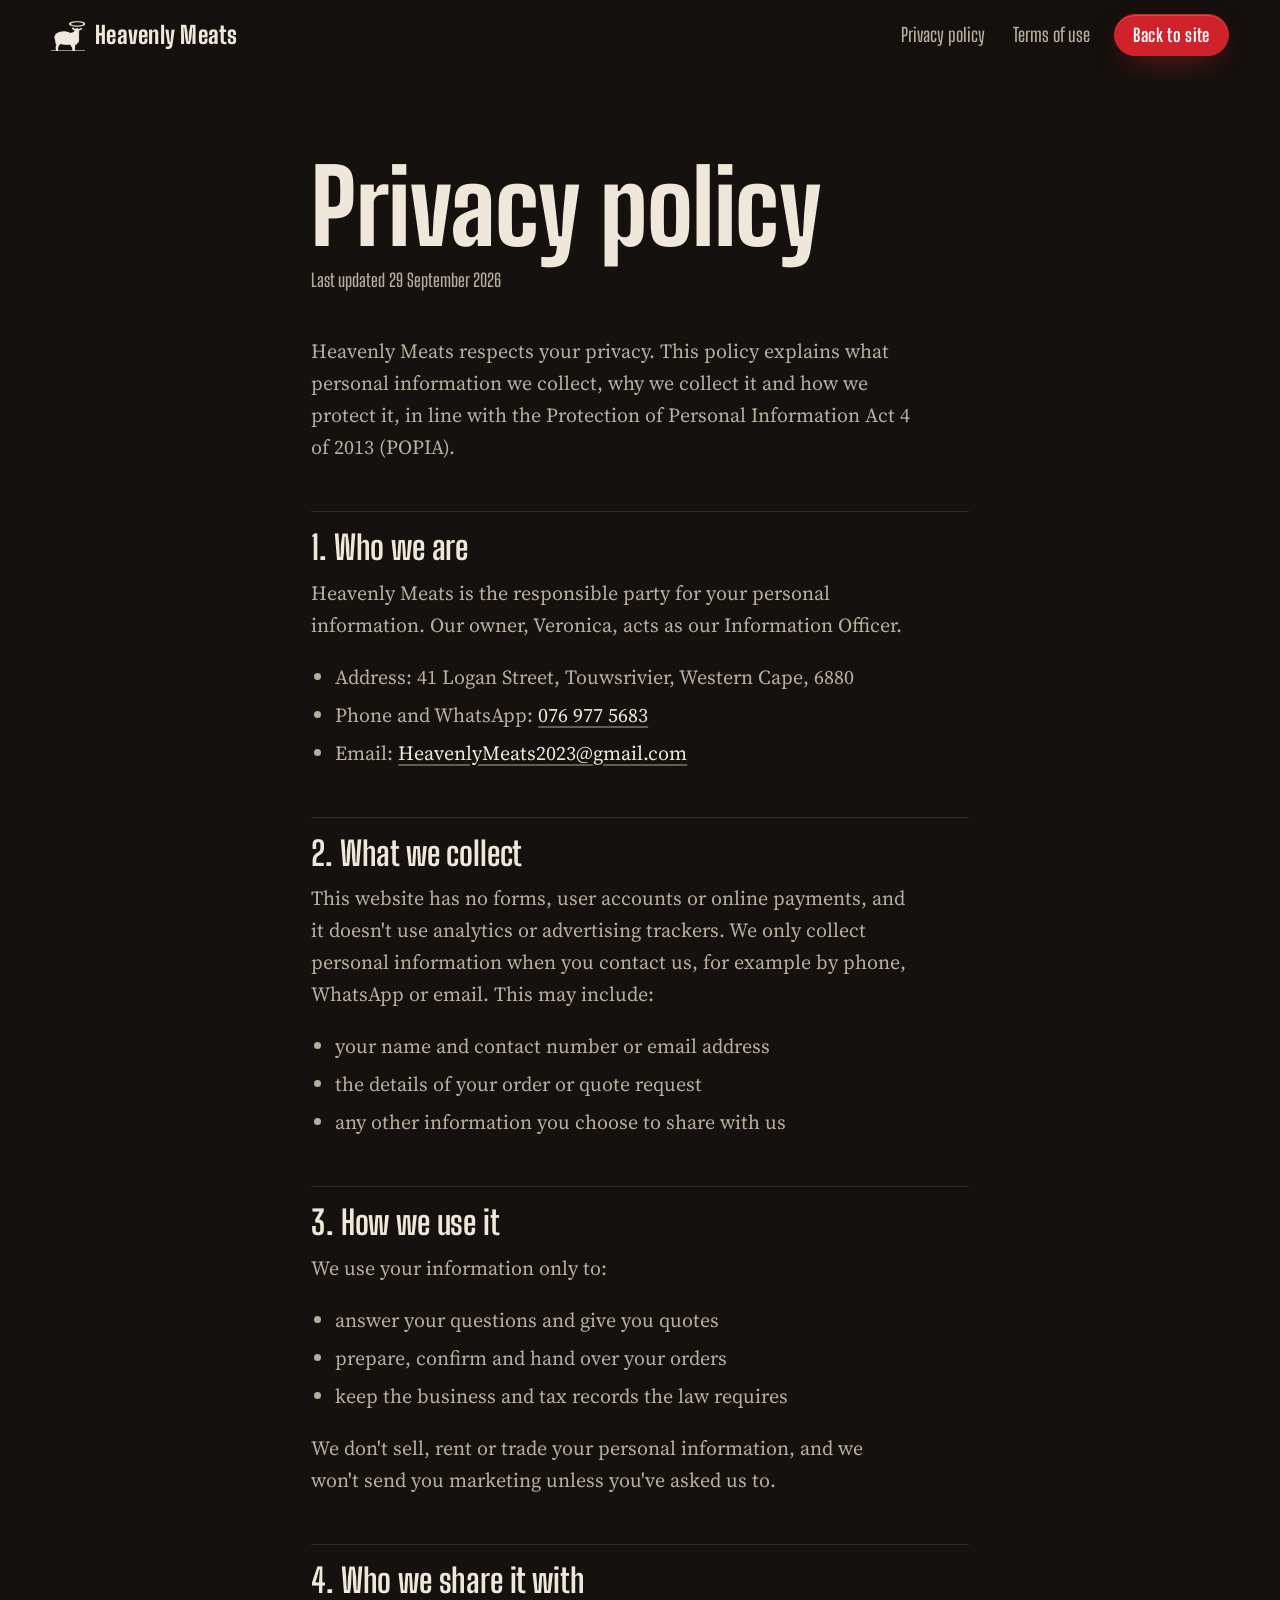
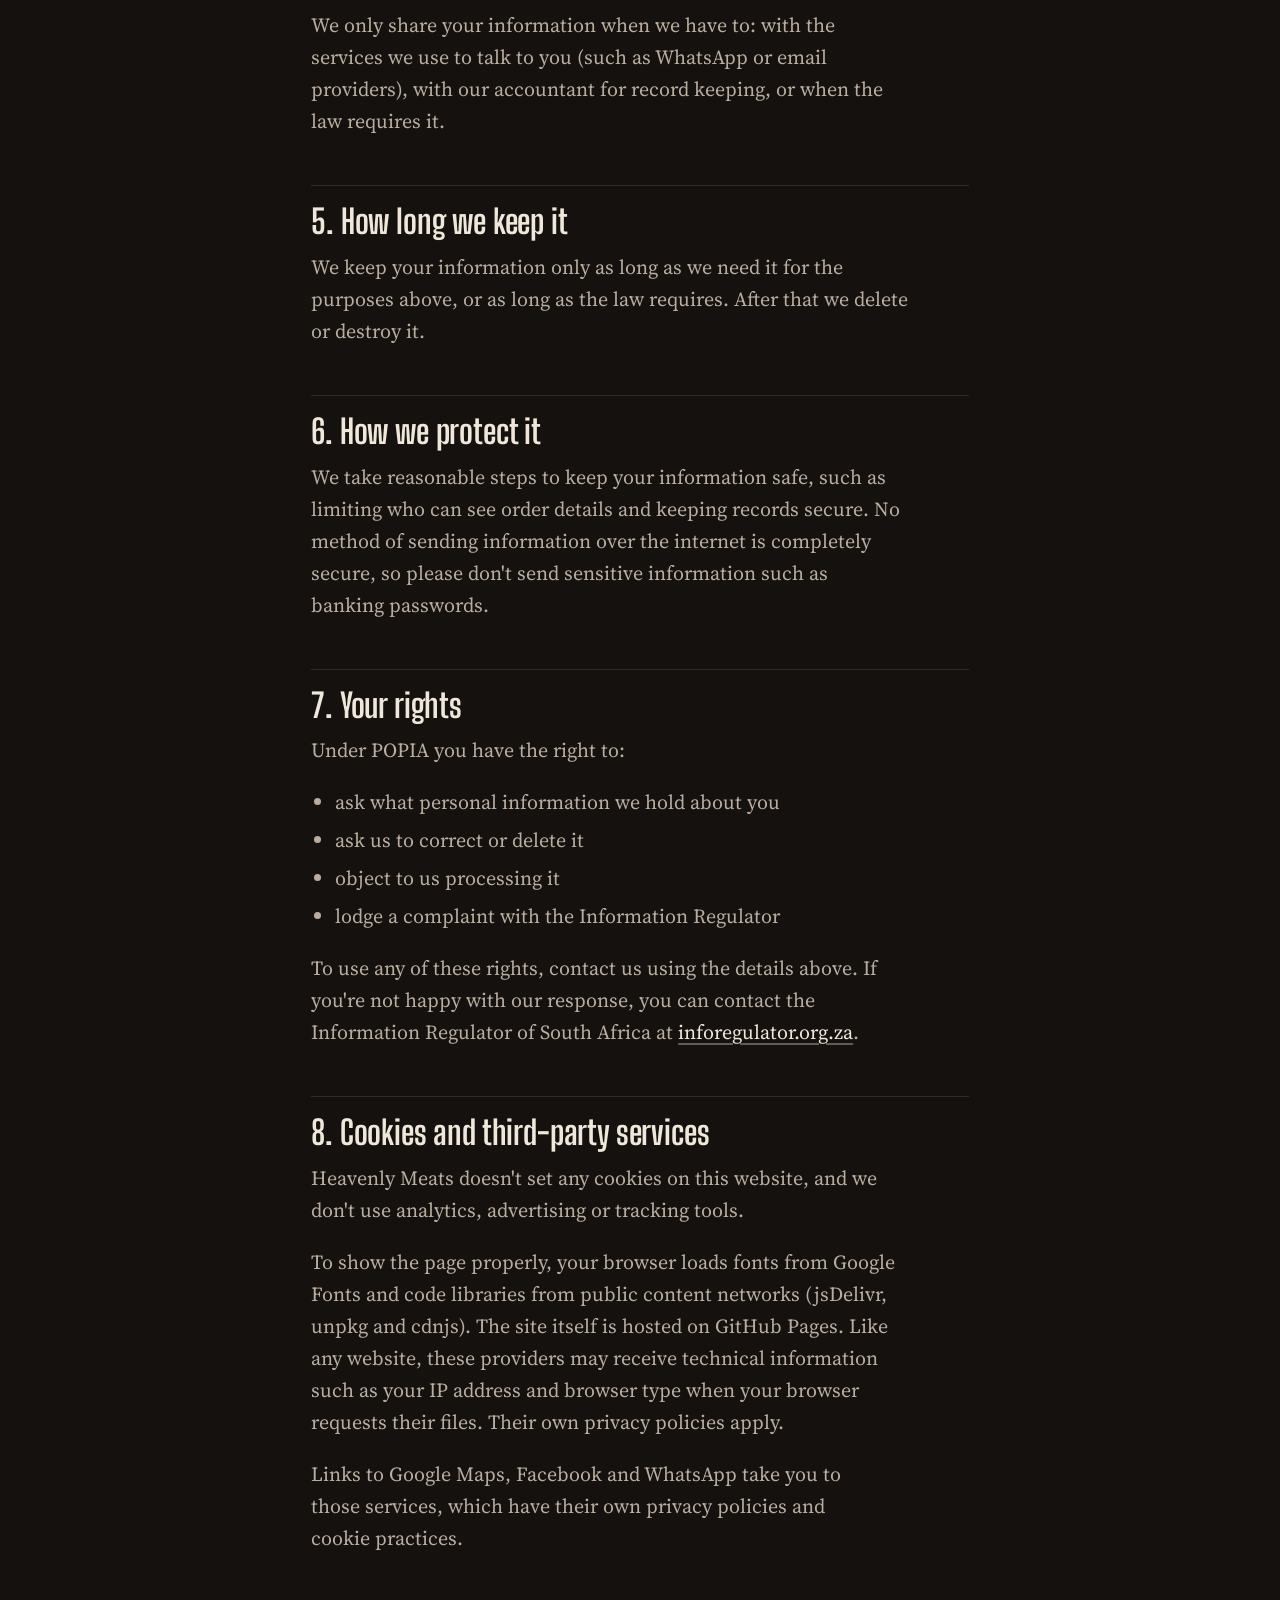
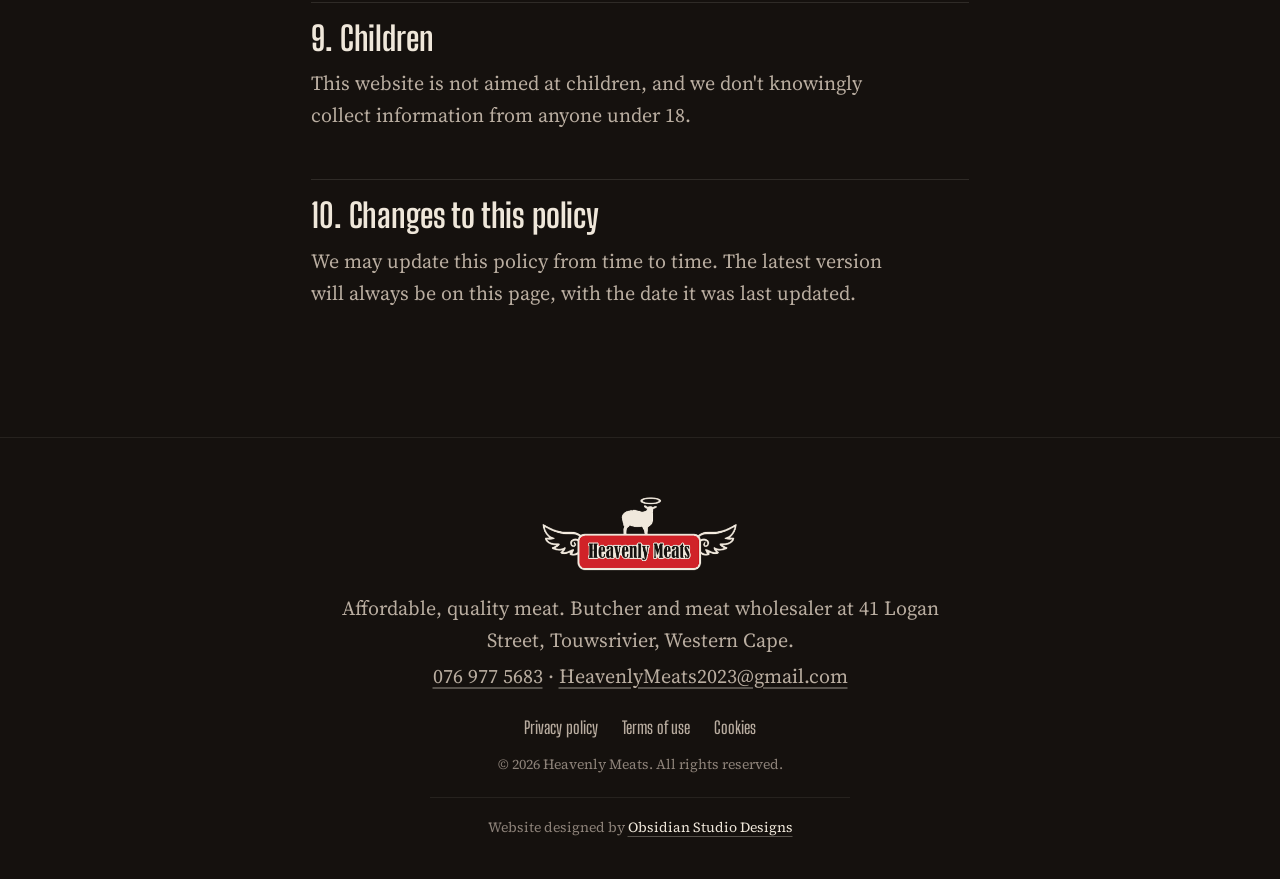
<file: privacy-policy.html>
<!doctype html>
<html lang="en-ZA">
<head>
  <meta charset="utf-8">
  <meta name="viewport" content="width=device-width, initial-scale=1, viewport-fit=cover">
  <title>Privacy policy | Heavenly Meats, Touwsrivier</title>
  <meta name="description" content="How Heavenly Meats in Touwsrivier collects, uses and protects your personal information under POPIA, plus our cookie notice.">
  <meta name="robots" content="index, follow">
  <link rel="canonical" href="https://obsidianstudiodesigns.github.io/HeavenlyMeats/privacy-policy.html">
  <meta name="theme-color" content="#15110e">
  <meta property="og:type" content="website">
  <meta property="og:site_name" content="Heavenly Meats">
  <meta property="og:locale" content="en_ZA">
  <meta property="og:url" content="https://obsidianstudiodesigns.github.io/HeavenlyMeats/privacy-policy.html">
  <meta property="og:title" content="Privacy policy | Heavenly Meats">
  <meta property="og:description" content="How Heavenly Meats in Touwsrivier collects, uses and protects your personal information under POPIA, plus our cookie notice.">
  <meta property="og:image" content="https://obsidianstudiodesigns.github.io/HeavenlyMeats/assets/img/og-image.jpg">
  <meta property="og:image:width" content="1200">
  <meta property="og:image:height" content="630">
  <meta name="twitter:card" content="summary_large_image">
  <link rel="icon" type="image/png" sizes="32x32" href="assets/img/favicon-32.png">
  <link rel="apple-touch-icon" sizes="180x180" href="assets/img/apple-touch-icon.png">
  <link rel="manifest" href="site.webmanifest">
  <link rel="preconnect" href="https://fonts.googleapis.com">
  <link rel="preconnect" href="https://fonts.gstatic.com" crossorigin>
  <link href="https://fonts.googleapis.com/css2?family=Big+Shoulders+Display:wght@500;700;800;900&family=Source+Serif+4:ital,opsz,wght@0,8..60,400;0,8..60,600;1,8..60,400&display=swap" rel="stylesheet">
  <link rel="stylesheet" href="css/style.css">
</head>
<body class="legal-page">
  <header class="nav is-solid">
    <a class="nav__brand" href="./" aria-label="Heavenly Meats home">
      <img src="assets/img/emblem.png" alt="" width="34" height="34">
      <span>Heavenly Meats</span>
    </a>
    <nav class="nav__links" aria-label="Legal">
      <a href="privacy-policy.html">Privacy policy</a>
      <a href="terms.html">Terms of use</a>
    </nav>
    <a class="btn btn--small" href="./">Back to site</a>
  </header>
  <main class="legal">
    <h1>Privacy policy</h1>
    <p class="legal__meta">Last updated 29 September 2026</p>
    <p>Heavenly Meats respects your privacy. This policy explains what personal information we collect, why we collect it and how we protect it, in line with the Protection of Personal Information Act 4 of 2013 (POPIA).</p>

    <h2>1. Who we are</h2>
    <p>Heavenly Meats is the responsible party for your personal information. Our owner, Veronica, acts as our Information Officer.</p>
    <ul>
      <li>Address: 41 Logan Street, Touwsrivier, Western Cape, 6880</li>
      <li>Phone and WhatsApp: <a href="tel:+27769775683">076 977 5683</a></li>
      <li>Email: <a href="mailto:HeavenlyMeats2023@gmail.com">HeavenlyMeats2023@gmail.com</a></li>
    </ul>

    <h2>2. What we collect</h2>
    <p>This website has no forms, user accounts or online payments, and it doesn't use analytics or advertising trackers. We only collect personal information when you contact us, for example by phone, WhatsApp or email. This may include:</p>
    <ul>
      <li>your name and contact number or email address</li>
      <li>the details of your order or quote request</li>
      <li>any other information you choose to share with us</li>
    </ul>

    <h2>3. How we use it</h2>
    <p>We use your information only to:</p>
    <ul>
      <li>answer your questions and give you quotes</li>
      <li>prepare, confirm and hand over your orders</li>
      <li>keep the business and tax records the law requires</li>
    </ul>
    <p>We don't sell, rent or trade your personal information, and we won't send you marketing unless you've asked us to.</p>

    <h2>4. Who we share it with</h2>
    <p>We only share your information when we have to: with the services we use to talk to you (such as WhatsApp or email providers), with our accountant for record keeping, or when the law requires it.</p>

    <h2>5. How long we keep it</h2>
    <p>We keep your information only as long as we need it for the purposes above, or as long as the law requires. After that we delete or destroy it.</p>

    <h2>6. How we protect it</h2>
    <p>We take reasonable steps to keep your information safe, such as limiting who can see order details and keeping records secure. No method of sending information over the internet is completely secure, so please don't send sensitive information such as banking passwords.</p>

    <h2>7. Your rights</h2>
    <p>Under POPIA you have the right to:</p>
    <ul>
      <li>ask what personal information we hold about you</li>
      <li>ask us to correct or delete it</li>
      <li>object to us processing it</li>
      <li>lodge a complaint with the Information Regulator</li>
    </ul>
    <p>To use any of these rights, contact us using the details above. If you're not happy with our response, you can contact the Information Regulator of South Africa at <a href="https://inforegulator.org.za/" target="_blank" rel="noopener">inforegulator.org.za</a>.</p>

    <h2 id="cookies">8. Cookies and third-party services</h2>
    <p>Heavenly Meats doesn't set any cookies on this website, and we don't use analytics, advertising or tracking tools.</p>
    <p>To show the page properly, your browser loads fonts from Google Fonts and code libraries from public content networks (jsDelivr, unpkg and cdnjs). The site itself is hosted on GitHub Pages. Like any website, these providers may receive technical information such as your IP address and browser type when your browser requests their files. Their own privacy policies apply.</p>
    <p>Links to Google Maps, Facebook and WhatsApp take you to those services, which have their own privacy policies and cookie practices.</p>

    <h2>9. Children</h2>
    <p>This website is not aimed at children, and we don't knowingly collect information from anyone under 18.</p>

    <h2>10. Changes to this policy</h2>
    <p>We may update this policy from time to time. The latest version will always be on this page, with the date it was last updated.</p>
  </main>
  <footer class="foot">
    <img src="assets/img/mark-full.png" alt="Heavenly Meats" width="220" height="85" loading="lazy">
    <p>Affordable, quality meat. Butcher and meat wholesaler at 41 Logan Street, Touwsrivier, Western Cape.</p>
    <p><a href="tel:+27769775683">076 977 5683</a> · <a href="mailto:HeavenlyMeats2023@gmail.com">HeavenlyMeats2023@gmail.com</a></p>
    <nav class="foot__links" aria-label="Legal">
      <a href="privacy-policy.html">Privacy policy</a>
      <a href="terms.html">Terms of use</a>
      <a href="privacy-policy.html#cookies">Cookies</a>
    </nav>
    <p class="foot__small">© <span data-year>2026</span> Heavenly Meats. All rights reserved.</p>
    <p class="foot__credit">Website designed by <a href="https://obsidianstudiodesigns.co.za/" target="_blank" rel="noopener">Obsidian Studio Designs</a></p>
  </footer>
  <script>document.querySelectorAll('[data-year]').forEach(function (e) { e.textContent = new Date().getFullYear(); });</script>
</body>
</html>
</file>
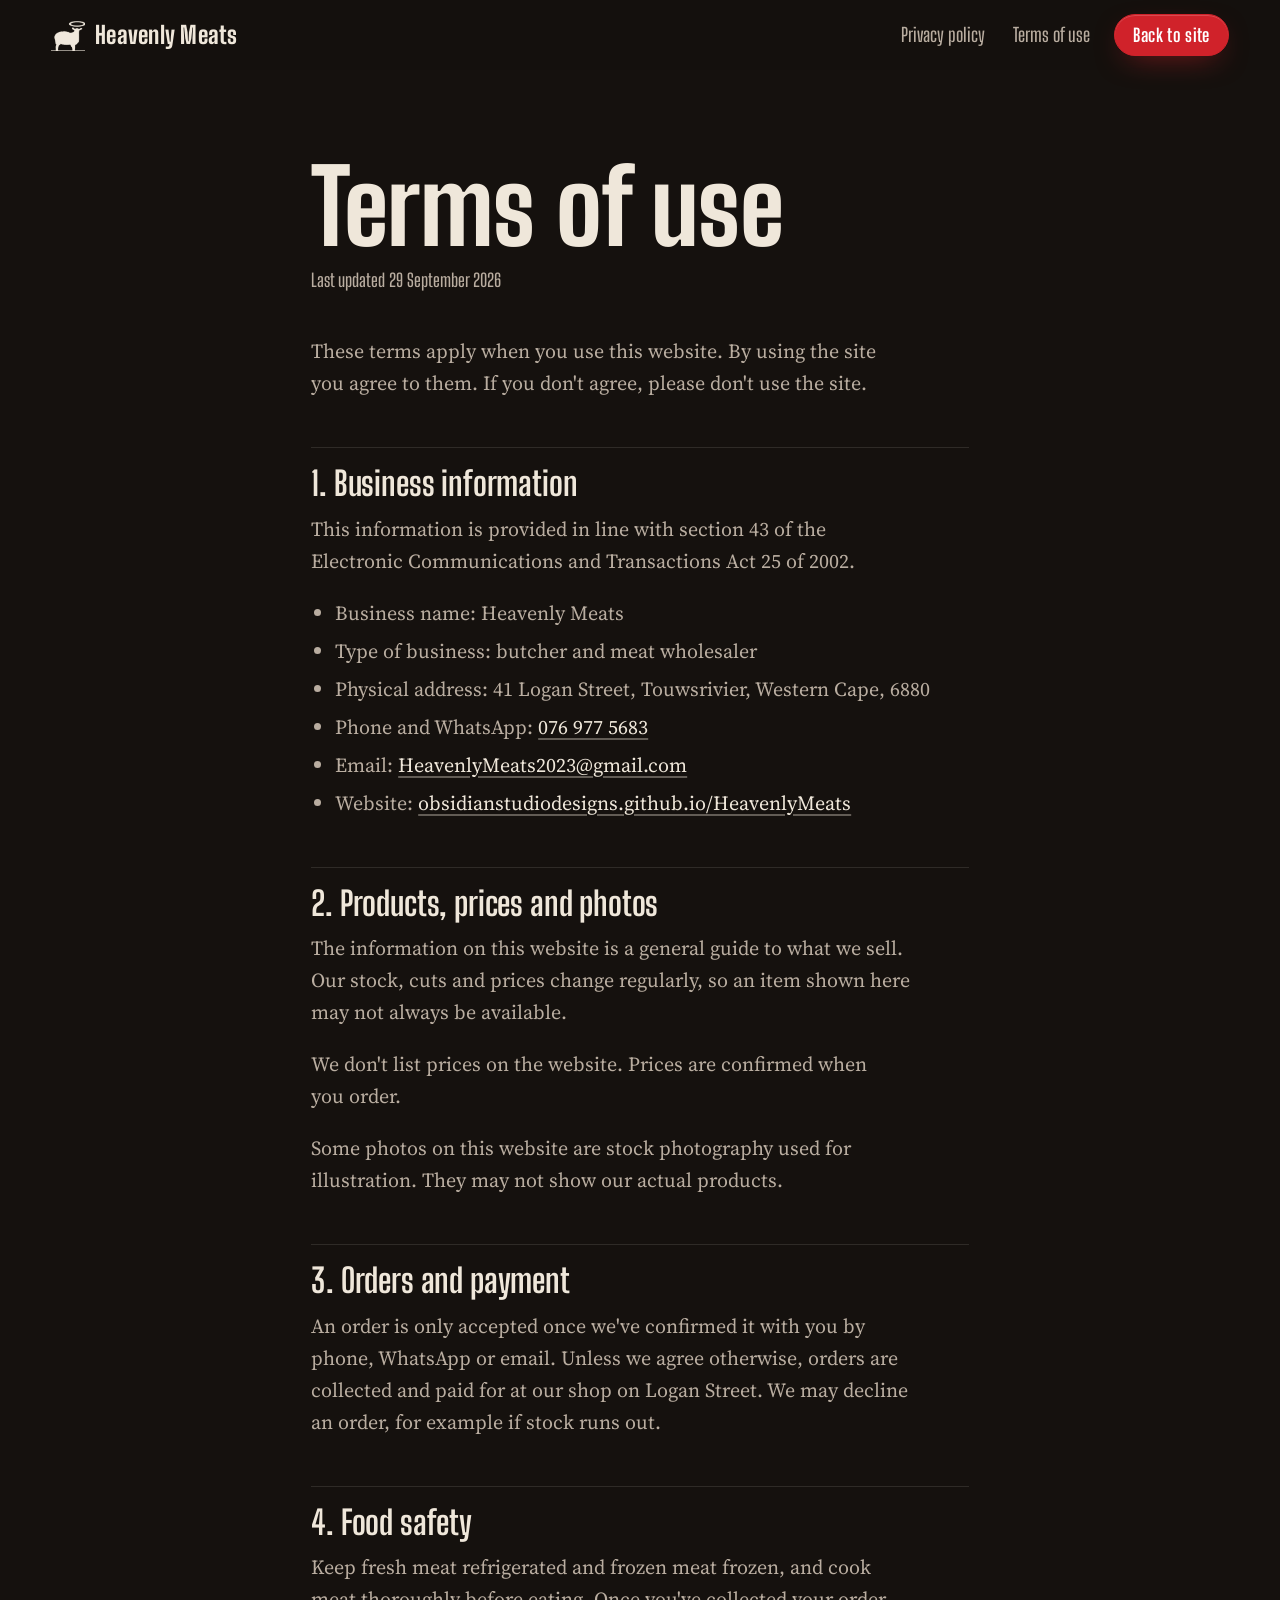
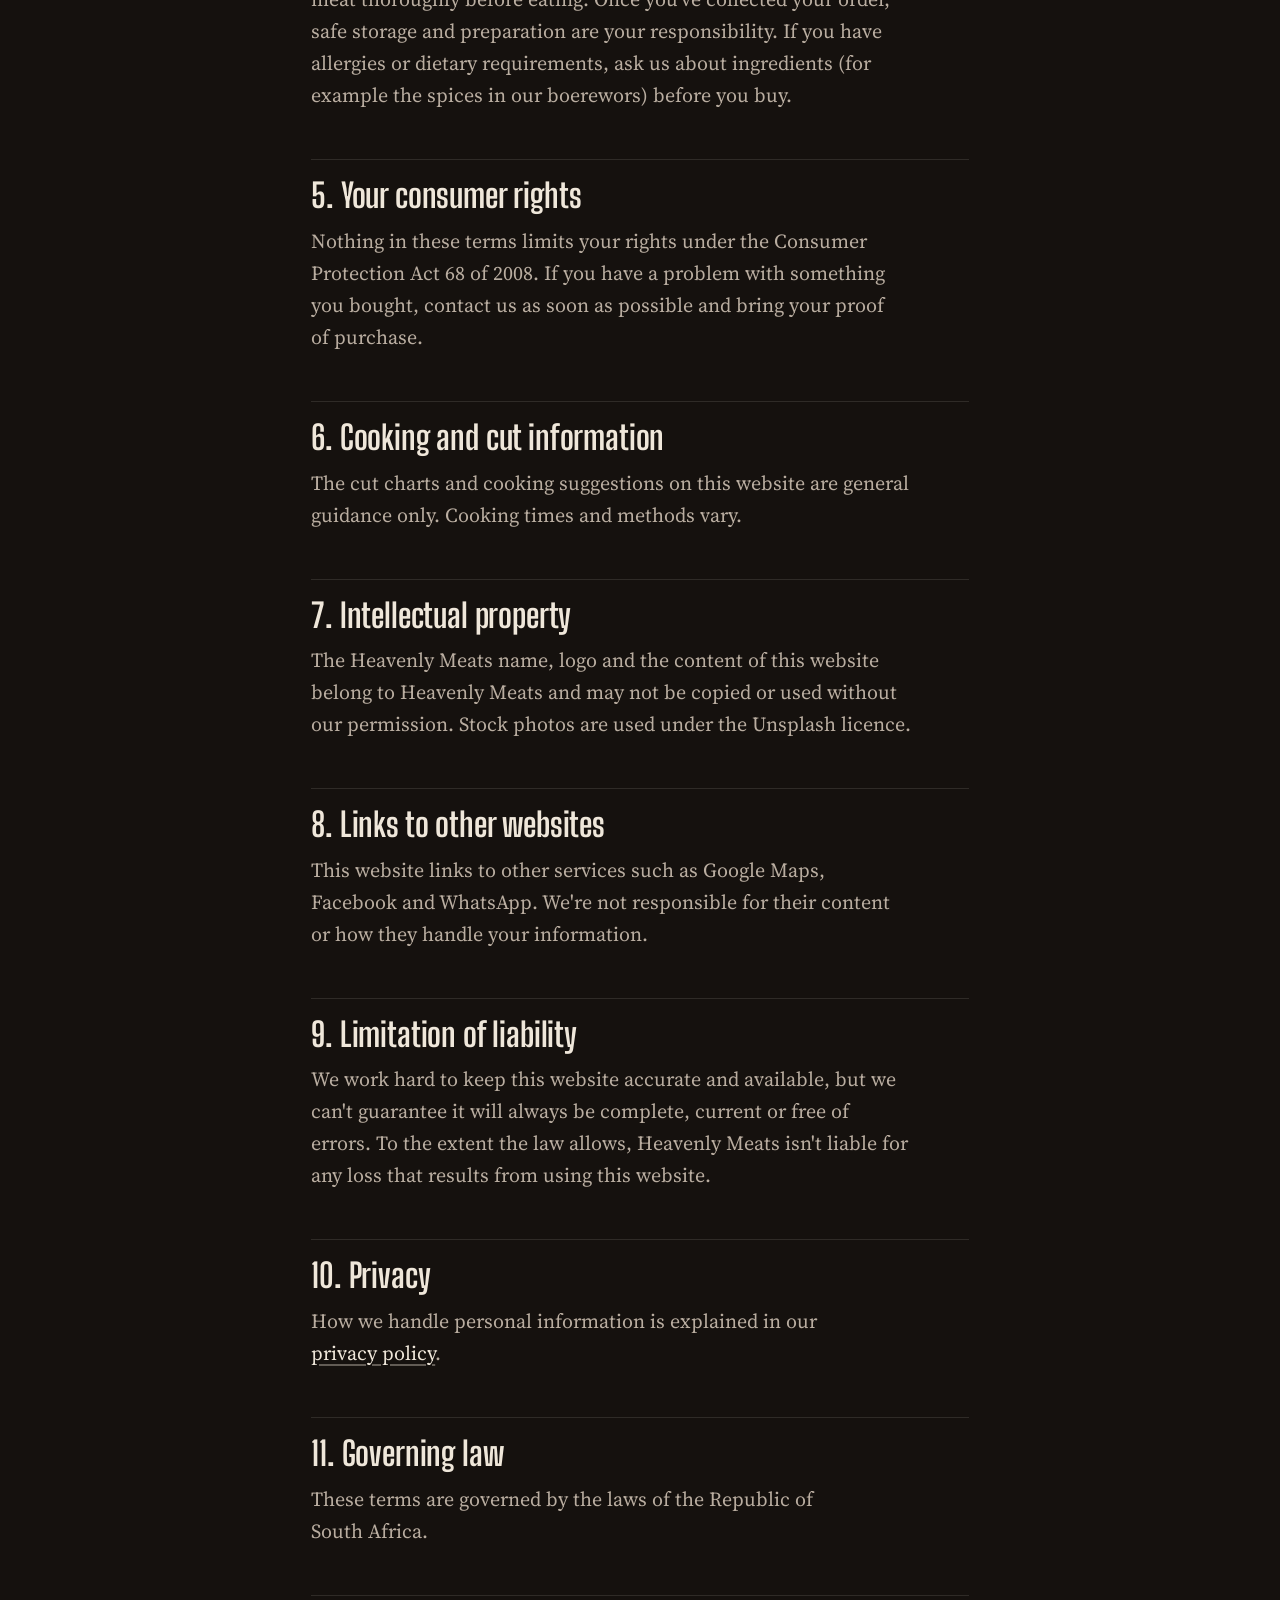
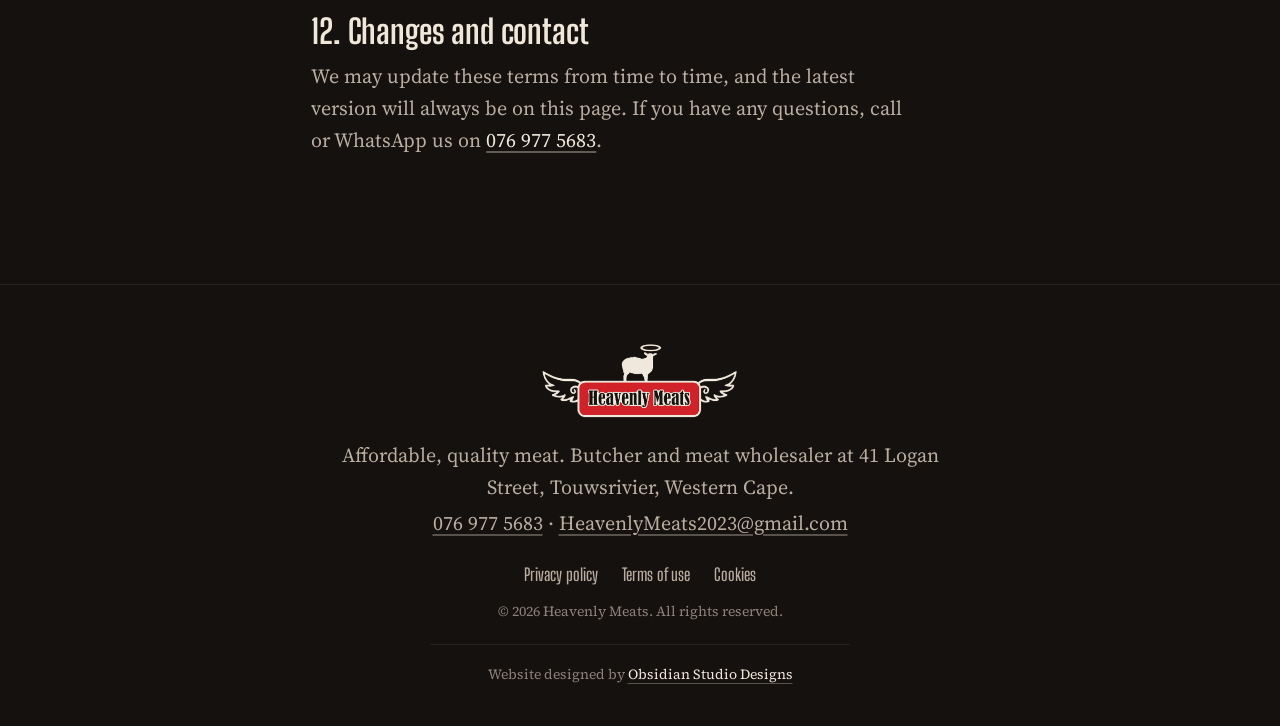
<file: terms.html>
<!doctype html>
<html lang="en-ZA">
<head>
  <meta charset="utf-8">
  <meta name="viewport" content="width=device-width, initial-scale=1, viewport-fit=cover">
  <title>Terms of use | Heavenly Meats, Touwsrivier</title>
  <meta name="description" content="Terms of use for the Heavenly Meats website, including business information, orders, food safety and consumer rights.">
  <meta name="robots" content="index, follow">
  <link rel="canonical" href="https://obsidianstudiodesigns.github.io/HeavenlyMeats/terms.html">
  <meta name="theme-color" content="#15110e">
  <meta property="og:type" content="website">
  <meta property="og:site_name" content="Heavenly Meats">
  <meta property="og:locale" content="en_ZA">
  <meta property="og:url" content="https://obsidianstudiodesigns.github.io/HeavenlyMeats/terms.html">
  <meta property="og:title" content="Terms of use | Heavenly Meats">
  <meta property="og:description" content="Terms of use for the Heavenly Meats website, including business information, orders, food safety and consumer rights.">
  <meta property="og:image" content="https://obsidianstudiodesigns.github.io/HeavenlyMeats/assets/img/og-image.jpg">
  <meta property="og:image:width" content="1200">
  <meta property="og:image:height" content="630">
  <meta name="twitter:card" content="summary_large_image">
  <link rel="icon" type="image/png" sizes="32x32" href="assets/img/favicon-32.png">
  <link rel="apple-touch-icon" sizes="180x180" href="assets/img/apple-touch-icon.png">
  <link rel="manifest" href="site.webmanifest">
  <link rel="preconnect" href="https://fonts.googleapis.com">
  <link rel="preconnect" href="https://fonts.gstatic.com" crossorigin>
  <link href="https://fonts.googleapis.com/css2?family=Big+Shoulders+Display:wght@500;700;800;900&family=Source+Serif+4:ital,opsz,wght@0,8..60,400;0,8..60,600;1,8..60,400&display=swap" rel="stylesheet">
  <link rel="stylesheet" href="css/style.css">
</head>
<body class="legal-page">
  <header class="nav is-solid">
    <a class="nav__brand" href="./" aria-label="Heavenly Meats home">
      <img src="assets/img/emblem.png" alt="" width="34" height="34">
      <span>Heavenly Meats</span>
    </a>
    <nav class="nav__links" aria-label="Legal">
      <a href="privacy-policy.html">Privacy policy</a>
      <a href="terms.html">Terms of use</a>
    </nav>
    <a class="btn btn--small" href="./">Back to site</a>
  </header>
  <main class="legal">
    <h1>Terms of use</h1>
    <p class="legal__meta">Last updated 29 September 2026</p>
    <p>These terms apply when you use this website. By using the site you agree to them. If you don't agree, please don't use the site.</p>

    <h2>1. Business information</h2>
    <p>This information is provided in line with section 43 of the Electronic Communications and Transactions Act 25 of 2002.</p>
    <ul>
      <li>Business name: Heavenly Meats</li>
      <li>Type of business: butcher and meat wholesaler</li>
      <li>Physical address: 41 Logan Street, Touwsrivier, Western Cape, 6880</li>
      <li>Phone and WhatsApp: <a href="tel:+27769775683">076 977 5683</a></li>
      <li>Email: <a href="mailto:HeavenlyMeats2023@gmail.com">HeavenlyMeats2023@gmail.com</a></li>
      <li>Website: <a href="./">obsidianstudiodesigns.github.io/HeavenlyMeats</a></li>
    </ul>

    <h2>2. Products, prices and photos</h2>
    <p>The information on this website is a general guide to what we sell. Our stock, cuts and prices change regularly, so an item shown here may not always be available.</p>
    <p>We don't list prices on the website. Prices are confirmed when you order.</p>
    <p>Some photos on this website are stock photography used for illustration. They may not show our actual products.</p>

    <h2>3. Orders and payment</h2>
    <p>An order is only accepted once we've confirmed it with you by phone, WhatsApp or email. Unless we agree otherwise, orders are collected and paid for at our shop on Logan Street. We may decline an order, for example if stock runs out.</p>

    <h2>4. Food safety</h2>
    <p>Keep fresh meat refrigerated and frozen meat frozen, and cook meat thoroughly before eating. Once you've collected your order, safe storage and preparation are your responsibility. If you have allergies or dietary requirements, ask us about ingredients (for example the spices in our boerewors) before you buy.</p>

    <h2>5. Your consumer rights</h2>
    <p>Nothing in these terms limits your rights under the Consumer Protection Act 68 of 2008. If you have a problem with something you bought, contact us as soon as possible and bring your proof of purchase.</p>

    <h2>6. Cooking and cut information</h2>
    <p>The cut charts and cooking suggestions on this website are general guidance only. Cooking times and methods vary.</p>

    <h2>7. Intellectual property</h2>
    <p>The Heavenly Meats name, logo and the content of this website belong to Heavenly Meats and may not be copied or used without our permission. Stock photos are used under the Unsplash licence.</p>

    <h2>8. Links to other websites</h2>
    <p>This website links to other services such as Google Maps, Facebook and WhatsApp. We're not responsible for their content or how they handle your information.</p>

    <h2>9. Limitation of liability</h2>
    <p>We work hard to keep this website accurate and available, but we can't guarantee it will always be complete, current or free of errors. To the extent the law allows, Heavenly Meats isn't liable for any loss that results from using this website.</p>

    <h2>10. Privacy</h2>
    <p>How we handle personal information is explained in our <a href="privacy-policy.html">privacy policy</a>.</p>

    <h2>11. Governing law</h2>
    <p>These terms are governed by the laws of the Republic of South Africa.</p>

    <h2>12. Changes and contact</h2>
    <p>We may update these terms from time to time, and the latest version will always be on this page. If you have any questions, call or WhatsApp us on <a href="tel:+27769775683">076 977 5683</a>.</p>
  </main>
  <footer class="foot">
    <img src="assets/img/mark-full.png" alt="Heavenly Meats" width="220" height="85" loading="lazy">
    <p>Affordable, quality meat. Butcher and meat wholesaler at 41 Logan Street, Touwsrivier, Western Cape.</p>
    <p><a href="tel:+27769775683">076 977 5683</a> · <a href="mailto:HeavenlyMeats2023@gmail.com">HeavenlyMeats2023@gmail.com</a></p>
    <nav class="foot__links" aria-label="Legal">
      <a href="privacy-policy.html">Privacy policy</a>
      <a href="terms.html">Terms of use</a>
      <a href="privacy-policy.html#cookies">Cookies</a>
    </nav>
    <p class="foot__small">© <span data-year>2026</span> Heavenly Meats. All rights reserved.</p>
    <p class="foot__credit">Website designed by <a href="https://obsidianstudiodesigns.co.za/" target="_blank" rel="noopener">Obsidian Studio Designs</a></p>
  </footer>
  <script>document.querySelectorAll('[data-year]').forEach(function (e) { e.textContent = new Date().getFullYear(); });</script>
</body>
</html>
</file>
<file: css/style.css>
/* Heavenly Meats — coal, bone and butcher red */
:root {
  --coal: #15110e;
  --coal-2: #1e1814;
  --ash: #2c2420;
  --bone: #efe7da;
  --bone-dim: #b9ada0;
  --smoke: #8d8279;
  --butcher: #d0222a;
  --butcher-deep: #a3161d;
  --ember: #f2702a;

  --display: "Big Shoulders Display", "Oswald", Impact, sans-serif;
  --serif: "Source Serif 4", Georgia, serif;

  --gutter: clamp(16px, 4vw, 56px);
  --max: 1360px;
  --ease: cubic-bezier(.2, .7, .1, 1);
  color-scheme: dark;
}

*, *::before, *::after { box-sizing: border-box; }
html { -webkit-text-size-adjust: 100%; }
html.lenis, html.lenis body { height: auto; }
.lenis.lenis-smooth { scroll-behavior: auto !important; }
body {
  margin: 0;
  background: var(--coal);
  color: var(--bone);
  font-family: var(--serif);
  font-size: clamp(17px, 1.05vw + 10px, 20px);
  line-height: 1.6;
  font-optical-sizing: auto;
  -webkit-font-smoothing: antialiased;
  overflow-x: hidden;
}
img { max-width: 100%; display: block; }
a { color: inherit; }
h1, h2, h3 {
  font-family: var(--display);
  font-weight: 800;
  line-height: .92;
  letter-spacing: -.005em;
  margin: 0;
  text-wrap: balance;
}
h2 { font-size: clamp(44px, 6.4vw, 104px); }
h3 { font-size: clamp(28px, 2.4vw, 40px); font-weight: 700; line-height: 1; }
p { margin: 0 0 1em; max-width: 60ch; text-wrap: pretty; }
:focus-visible { outline: 2px solid var(--bone); outline-offset: 3px; border-radius: 2px; }

.skip {
  position: fixed; left: 12px; top: -60px; z-index: 100;
  background: var(--bone); color: var(--coal); padding: 10px 14px; font-weight: 600;
}
.skip:focus { top: 12px; }

/* ---------- buttons ---------- */
.btn {
  --bg: var(--butcher);
  display: inline-flex; align-items: center; justify-content: center; gap: .5em;
  min-height: 52px; padding: 0 26px;
  font-family: var(--display); font-weight: 700; font-size: 21px; letter-spacing: .02em;
  color: #fff; text-decoration: none;
  background: var(--bg);
  border: 1.5px solid var(--bg);
  border-radius: 999px;
  transition: background .25s var(--ease), color .25s var(--ease), transform .25s var(--ease), box-shadow .25s var(--ease);
  box-shadow: 0 10px 30px -12px rgba(208, 34, 42, .7), inset 0 1px 0 rgba(255,255,255,.18);
  -webkit-tap-highlight-color: transparent;
}
.btn:hover { background: #e32b33; transform: translateY(-1px); }
.btn:active { transform: translateY(1px) scale(.98); }
.btn--ghost {
  background: rgba(21, 17, 14, .35);
  border-color: rgba(239, 231, 218, .45);
  color: var(--bone);
  box-shadow: none;
  backdrop-filter: blur(8px);
}
.btn--ghost:hover { background: var(--bone); color: var(--coal); border-color: var(--bone); }
.btn--small { min-height: 42px; padding: 0 18px; font-size: 18px; }

/* ---------- stage (fixed WebGL) ---------- */
.stage {
  position: fixed; inset: 0; z-index: 0;
  background: radial-gradient(120% 90% at 70% 70%, #2a130a 0%, var(--coal) 60%);
}
.stage canvas { position: absolute; inset: 0; width: 100%; height: 100%; display: block; }
.stage__fallback {
  position: absolute; inset: 0; width: 100%; height: 100%; object-fit: cover;
  opacity: 0; filter: brightness(.55) saturate(1.1);
}
.no-webgl .stage__fallback { opacity: 1; }
.no-webgl .stage canvas { display: none; }

.curtain {
  position: fixed; inset: 0; z-index: 90; display: grid; place-items: center;
  background: var(--coal); pointer-events: none;
}
.curtain img { width: 64px; opacity: .9; animation: halo 1.6s ease-in-out infinite; }
@keyframes halo { 50% { opacity: .35; transform: translateY(-3px); } }
.is-ready .curtain { opacity: 0; transition: opacity 1.2s ease .1s; }

main, .foot { position: relative; z-index: 1; }

/* ---------- nav ---------- */
.nav {
  position: fixed; top: 0; left: 0; right: 0; z-index: 50;
  display: flex; align-items: center; gap: 24px;
  padding: 14px var(--gutter);
  padding-top: max(14px, env(safe-area-inset-top));
  transition: background .4s var(--ease), backdrop-filter .4s var(--ease), transform .4s var(--ease);
}
.nav.is-solid { background: rgba(21, 17, 14, .9); backdrop-filter: blur(14px) saturate(1.3); }
.nav.is-hidden { transform: translateY(-100%); }
.nav__brand { display: flex; align-items: center; gap: 10px; text-decoration: none; margin-right: auto; }
.nav__brand img { width: 34px; height: auto; }
.nav__brand span { font-family: var(--display); font-weight: 800; font-size: 24px; letter-spacing: .01em; }
.nav__links { display: flex; gap: 28px; }
.nav__links a {
  font-family: var(--display); font-weight: 600; font-size: 19px; text-decoration: none;
  color: var(--bone-dim); transition: color .2s;
}
.nav__links a:hover { color: var(--bone); }
@media (max-width: 900px) { .nav__links { display: none; } }
@media (max-width: 420px) { .nav__brand span { display: none; } }

/* ---------- hero ---------- */
.hero {
  min-height: 100svh;
  display: flex; align-items: flex-end;
  padding: 120px var(--gutter) clamp(40px, 8vh, 96px);
  position: relative;
}
.hero::before { /* legibility wash on the left, keeps the fire vivid on the right */
  content: ""; position: absolute; inset: 0; pointer-events: none;
  background: linear-gradient(90deg, rgba(21,17,14,.78) 0%, rgba(21,17,14,.35) 38%, rgba(21,17,14,0) 60%),
              linear-gradient(0deg, rgba(21,17,14,.7) 0%, rgba(21,17,14,0) 35%);
}
.hero__inner { position: relative; max-width: 760px; }
.hero__mark { width: clamp(200px, 22vw, 300px); height: auto; margin-bottom: clamp(20px, 3vh, 36px); filter: drop-shadow(0 8px 24px rgba(0,0,0,.6)); }
.hero__title {
  font-size: clamp(58px, 7.6vw, 132px);
  font-weight: 900;
  line-height: .84;
  letter-spacing: -.01em;
  text-transform: none;
  margin-bottom: clamp(20px, 3vh, 32px);
  text-shadow: 0 6px 40px rgba(0,0,0,.45);
}
.hero__title .line { display: block; overflow: hidden; padding-bottom: .04em; }
.hero__title .line > span { display: inline-block; will-change: transform; }
.hero__lede { font-size: clamp(18px, 1.3vw + 8px, 24px); color: var(--bone); opacity: .88; max-width: 44ch; }
.hero__actions { display: flex; flex-wrap: wrap; gap: 12px; margin-top: 8px; }
.hero__scroll {
  position: absolute; right: var(--gutter); bottom: clamp(40px, 8vh, 96px);
  width: 1.5px; height: 72px; background: rgba(239,231,218,.2); overflow: hidden;
}
.hero__scroll span { position: absolute; left: 0; top: -40%; width: 100%; height: 40%; background: var(--bone); animation: drip 2.2s var(--ease) infinite; }
@keyframes drip { to { top: 110%; } }
@media (max-height: 820px) and (min-width: 701px) {
  .hero__mark { width: 190px; margin-bottom: 14px; }
  .hero__title { font-size: clamp(54px, 11.5vh, 112px); margin-bottom: 16px; }
  .hero { padding-bottom: 40px; }
}
@media (max-width: 700px) {
  .hero { align-items: flex-end; padding-top: 44vh; }
  .hero::before { background: linear-gradient(0deg, rgba(21,17,14,.92) 0%, rgba(21,17,14,.6) 45%, rgba(21,17,14,0) 75%); }
  .hero__mark { display: none; }
  .hero__scroll { display: none; }
  .hero__actions .btn { flex: 1 1 100%; }
}

/* ---------- counter (3D reel) ---------- */
.counter {
  background:
    radial-gradient(90% 60% at 50% 0%, #2a1c15 0%, rgba(21,17,14,0) 70%),
    var(--coal);
  position: relative;
}
.counter::before { /* hairline of coal glow where the fire ends */
  content: ""; position: absolute; left: 0; right: 0; top: -1px; height: 1px;
  background: linear-gradient(90deg, transparent, rgba(242,112,42,.6), transparent);
}
.counter__pin { height: 100svh; display: flex; flex-direction: column; padding: clamp(84px, 11vh, 120px) 0 clamp(20px, 4vh, 44px); overflow: hidden; }
.counter__head {
  display: flex; flex-wrap: wrap; align-items: flex-end; justify-content: space-between; gap: 12px 40px;
  padding: 0 var(--gutter); margin-bottom: clamp(16px, 3vh, 36px);
}
.counter__head p { color: var(--bone-dim); max-width: 38ch; margin: 0; }
.reel { flex: 1; min-height: 0; perspective: 1400px; perspective-origin: 50% 45%; }
.reel__track {
  list-style: none; margin: 0; padding: 0 calc(50vw - min(34vh, 42vw) / 2);
  height: 100%; display: flex; align-items: stretch; gap: clamp(20px, 3vw, 48px);
  transform-style: preserve-3d; will-change: transform;
}
.slab {
  flex: 0 0 min(34vh, 42vw);
  min-width: 250px;
  transform-style: preserve-3d;
  will-change: transform;
}
.slab figure { margin: 0; height: 100%; display: flex; flex-direction: column; }
.slab__img {
  position: relative; flex: 1; min-height: 0; border-radius: 6px; overflow: hidden;
  background: var(--ash);
  box-shadow: 0 40px 80px -30px rgba(0,0,0,.9), 0 0 0 1px rgba(239,231,218,.06);
}
.slab__img img { width: 100%; height: 100%; object-fit: cover; transform: scale(1.12); will-change: transform; }
.slab__img::after { /* moving specular sheen, driven by --sheen */
  content: ""; position: absolute; inset: 0; pointer-events: none;
  background: linear-gradient(105deg, transparent 30%, rgba(255,240,220,.16) 45%, transparent 60%);
  transform: translateX(var(--sheen, -60%));
  mix-blend-mode: screen;
}
.slab figcaption { padding-top: 16px; }
.slab figcaption h3 { margin-bottom: 8px; }
.slab figcaption p { font-size: 16px; line-height: 1.45; color: var(--bone-dim); margin-bottom: 10px; }
.tag {
  display: inline-block; font-family: var(--display); font-weight: 600; font-size: 16px;
  padding: 2px 10px; border-radius: 999px; border: 1px solid rgba(239,231,218,.25); color: var(--bone-dim);
}
.slab--note .note {
  height: 100%; border-radius: 6px; padding: clamp(24px, 3vw, 40px);
  display: flex; flex-direction: column; justify-content: flex-end; gap: 18px;
  background:
    repeating-linear-gradient(0deg, rgba(0,0,0,.06) 0 2px, transparent 2px 5px),
    linear-gradient(160deg, var(--butcher) 0%, var(--butcher-deep) 100%);
  box-shadow: 0 40px 80px -30px rgba(0,0,0,.9);
}
.note h3 { font-size: clamp(40px, 3.6vw, 60px); color: #fff; }
.note ul { list-style: none; margin: 0; padding: 0; font-family: var(--display); font-weight: 600; font-size: 24px; color: #fff; }
.note li { padding: 6px 0; border-top: 1px solid rgba(255,255,255,.28); }
.note .btn--ghost { align-self: flex-start; border-color: rgba(255,255,255,.7); color: #fff; background: transparent; }
.note .btn--ghost:hover { background: #fff; color: var(--butcher-deep); }
.counter__foot { display: flex; align-items: center; gap: 20px; margin: clamp(14px, 2vh, 24px) var(--gutter) 0; }
.counter__progress { flex: 1; height: 2px; background: rgba(239,231,218,.12); }
.reel__nav { display: flex; gap: 8px; }
.reel__nav button {
  width: 48px; height: 48px; border-radius: 50%; display: grid; place-items: center; cursor: pointer;
  background: rgba(239,231,218,.06); color: var(--bone); border: 1px solid rgba(239,231,218,.25);
  transition: background .25s var(--ease), color .25s var(--ease), border-color .25s var(--ease), opacity .25s, transform .2s var(--ease);
  -webkit-tap-highlight-color: transparent;
}
.reel__nav button:hover:not(:disabled) { background: var(--bone); color: var(--coal); border-color: var(--bone); }
.reel__nav button:active:not(:disabled) { transform: scale(.94); }
.reel__nav button:disabled { opacity: .3; cursor: default; }
.reel__nav svg { width: 20px; height: 20px; }
.counter__progress span { display: block; height: 100%; width: 100%; background: var(--butcher); transform-origin: 0 50%; transform: scaleX(0); }

/* ---------- cut chart ---------- */
.cuts {
  background: var(--bone); color: var(--coal);
  padding: clamp(80px, 12vh, 160px) var(--gutter);
  display: grid; grid-template-columns: minmax(0, 1fr); gap: clamp(32px, 5vw, 64px);
}
.cuts__intro { max-width: var(--max); width: 100%; margin: 0 auto; display: grid; grid-template-columns: 1.1fr 1fr auto; gap: 16px 48px; align-items: end; }
.cuts__intro h2 { color: var(--coal); }
.cuts__intro p { margin: 0; color: #4a3f38; }
@media (max-width: 1000px) { .cuts__intro { grid-template-columns: 1fr; } }
.toggle { display: inline-flex; padding: 4px; border-radius: 999px; background: #e0d6c7; justify-self: start; }
.toggle button {
  font: 700 20px var(--display); border: 0; background: transparent; color: #5c4f46;
  min-height: 44px; padding: 0 22px; border-radius: 999px; cursor: pointer;
  transition: background .25s var(--ease), color .25s var(--ease);
}
.toggle button[aria-selected="true"] { background: var(--coal); color: var(--bone); }
.chart {
  max-width: var(--max); width: 100%; margin: 0 auto;
  display: grid; grid-template-columns: minmax(0, 1.7fr) minmax(280px, 1fr); gap: clamp(24px, 4vw, 64px); align-items: center;
}
@media (max-width: 900px) { .chart { grid-template-columns: 1fr; } }
.chart__svg { width: 100%; height: auto; color: var(--coal); overflow: visible; }
.chart__svg .cut { cursor: pointer; outline: none; }
.chart__svg .cut .fill { fill: url(#hatch); transition: fill-opacity .25s; }
.chart__svg .cut .tint { fill: var(--butcher); opacity: 0; transition: opacity .3s var(--ease); }
.chart__svg .cut:hover .tint { opacity: .35; }
.chart__svg .cut.is-active .tint { opacity: .9; }
.chart__svg .cut:focus-visible .tint { opacity: .5; }
.chart__svg .cut-label {
  font: 700 15px var(--display); fill: var(--coal); pointer-events: none; text-anchor: middle; letter-spacing: .02em;
  paint-order: stroke; stroke: var(--bone); stroke-width: 4px; stroke-linejoin: round;
}
.chart__svg .cut.is-active + .cut-label, .chart__svg .cut-label.is-active { fill: #fff; stroke: var(--butcher-deep); }
.chart__svg .outline { fill: none; stroke: var(--coal); stroke-width: 2.2; stroke-linejoin: round; pointer-events: none; }
.chart__svg .seam { fill: none; stroke: var(--coal); stroke-width: 1.2; stroke-dasharray: 3 3; pointer-events: none; opacity: .7; }
.chart__svg .head { fill: #d8cdbd; }
.chart__svg .feature { fill: var(--coal); }
.chart__card {
  background: var(--coal); color: var(--bone); border-radius: 8px;
  padding: clamp(24px, 3vw, 40px);
  box-shadow: 0 30px 60px -30px rgba(21,17,14,.6);
  min-height: 300px;
}
.chart__part { font-family: var(--display); font-weight: 600; font-size: 18px; color: var(--ember); margin-bottom: 6px; }
.chart__card h3 { font-size: clamp(44px, 4vw, 64px); margin-bottom: 14px; }
.chart__card > p { color: var(--bone-dim); }
.chart__card dl { margin: 18px 0 0; display: grid; gap: 10px; }
.chart__card dl div { display: grid; grid-template-columns: 90px 1fr; gap: 12px; border-top: 1px solid rgba(239,231,218,.14); padding-top: 10px; }
.chart__card dt { font-family: var(--display); font-weight: 600; font-size: 17px; color: var(--smoke); }
.chart__card dd { margin: 0; font-size: 17px; }

/* ---------- story ---------- */
.story {
  background: var(--coal-2);
  display: grid;
  grid-template-columns: repeat(12, minmax(0, 1fr));
  gap: 0 clamp(16px, 2vw, 32px);
  padding: clamp(80px, 12vh, 160px) var(--gutter) clamp(120px, 18vh, 220px);
  position: relative; overflow: hidden;
}
.story__media { grid-column: 1 / span 7; grid-row: 1; aspect-ratio: 3 / 2; overflow: hidden; border-radius: 6px; align-self: start; }
.story__karoo { width: 100%; height: 118%; object-fit: cover; will-change: transform; }
.story__text { grid-column: 8 / span 5; grid-row: 1; align-self: start; margin-top: 18%; position: relative; z-index: 2;
  background: var(--coal-2); padding: clamp(24px, 3vw, 48px); border-radius: 6px; }
.story__text h2 { font-size: clamp(40px, 4.6vw, 80px); margin-bottom: 24px; }
.story__text p { color: var(--bone-dim); }
.story__quote { margin: 32px 0 0; padding-left: 20px; border-left: 3px solid var(--butcher); }
.story__quote blockquote { margin: 0; font-style: italic; font-size: clamp(20px, 1.6vw, 26px); line-height: 1.4; color: var(--bone); }
.story__quote figcaption { font-family: var(--display); font-weight: 600; font-size: 16px; color: var(--smoke); margin-top: 8px; }
.story__hang { grid-column: 5 / span 3; grid-row: 1; align-self: end; margin-bottom: -22%; aspect-ratio: 3 / 4; overflow: hidden; border-radius: 6px; position: relative; z-index: 1; box-shadow: 0 40px 80px -30px #000; }
.story__hang img { width: 100%; height: 120%; object-fit: cover; will-change: transform; }
@media (max-width: 900px) {
  .story__media { grid-column: 1 / -1; }
  .story__text { grid-column: 1 / -1; grid-row: 2; margin-top: -48px; margin-left: 16px; }
  .story__hang { display: none; }
  .story { padding-bottom: 40px; }
}

/* ---------- bulk ---------- */
.bulk {
  background: var(--coal-2);
  /* full-bleed background; content held to --max by the side padding */
  padding: clamp(40px, 6vh, 80px) max(var(--gutter), calc((100% - var(--max)) / 2)) clamp(100px, 16vh, 200px);
  display: grid; justify-items: start; gap: clamp(32px, 5vh, 56px);
}
.bulk__head { display: grid; grid-template-columns: 1.3fr 1fr; gap: 20px 48px; align-items: end; width: 100%; }
.bulk__head h2 { font-size: clamp(40px, 5vw, 84px); }
.bulk__head p { color: var(--bone-dim); margin: 0; }
@media (max-width: 900px) { .bulk__head { grid-template-columns: 1fr; } }
.steps { list-style: none; margin: 0; padding: 0; display: grid; grid-template-columns: repeat(3, minmax(0, 1fr)); gap: clamp(16px, 2.4vw, 36px); width: 100%; counter-reset: s; }
.steps li { border-top: 2px solid var(--butcher); padding-top: 20px; }
.steps__n { font-family: var(--display); font-weight: 900; font-size: 84px; line-height: .8; color: transparent; -webkit-text-stroke: 1.5px var(--bone-dim); display: block; margin-bottom: 16px; }
.steps h3 { margin-bottom: 10px; }
.steps p { color: var(--bone-dim); font-size: 17px; }
@media (max-width: 800px) { .steps { grid-template-columns: 1fr; } }

/* ---------- faq ---------- */
.faq {
  background: var(--coal-2);
  padding: 0 max(var(--gutter), calc((100% - var(--max)) / 2)) clamp(100px, 14vh, 180px);
  display: grid; grid-template-columns: minmax(0, 1fr) minmax(0, 1.6fr); gap: 24px clamp(32px, 5vw, 80px); align-items: start;
}
.faq h2 { font-size: clamp(40px, 5vw, 84px); position: sticky; top: 100px; }
.faq__list { border-top: 1px solid rgba(239,231,218,.14); }
.faq__item { border-bottom: 1px solid rgba(239,231,218,.14); }
.faq__item summary {
  list-style: none; cursor: pointer; display: flex; align-items: center; justify-content: space-between; gap: 16px;
  padding: 22px 0; min-height: 44px;
}
.faq__item summary::-webkit-details-marker { display: none; }
.faq__item summary h3 { font-size: clamp(22px, 1.8vw, 30px); font-weight: 700; }
.faq__item summary::after {
  content: ""; flex: 0 0 14px; height: 14px;
  background: linear-gradient(currentColor 0 0) center / 14px 2px no-repeat, linear-gradient(currentColor 0 0) center / 2px 14px no-repeat;
  color: var(--bone-dim); transition: transform .3s var(--ease);
}
.faq__item[open] summary::after { transform: rotate(45deg); color: var(--butcher); }
.faq__item p { color: var(--bone-dim); margin: -6px 0 24px; }
@media (max-width: 900px) { .faq { grid-template-columns: 1fr; } .faq h2 { position: static; } }

/* ---------- visit ---------- */
.visit {
  min-height: 110svh;
  display: flex; align-items: center; justify-content: flex-start;
  padding: clamp(100px, 14vh, 160px) var(--gutter);
  position: relative;
}
.visit::before {
  content: ""; position: absolute; left: 0; right: 0; top: 0; height: 30vh; pointer-events: none;
  background: linear-gradient(180deg, var(--coal-2) 0%, rgba(30,24,20,0) 100%);
}
.visit__card {
  position: relative;
  max-width: 560px; width: 100%;
  padding: clamp(28px, 4vw, 52px);
  border-radius: 10px;
  background: rgba(21, 17, 14, .55);
  backdrop-filter: blur(18px) saturate(1.2);
  -webkit-backdrop-filter: blur(18px) saturate(1.2);
  border: 1px solid rgba(239, 231, 218, .12);
  box-shadow: 0 50px 100px -40px rgba(0,0,0,.8);
}
.visit__card h2 { font-size: clamp(44px, 5vw, 80px); margin-bottom: 28px; }
.visit__list { margin: 0 0 28px; display: grid; gap: 0; }
.visit__list div { display: grid; grid-template-columns: 120px 1fr; gap: 16px; padding: 14px 0; border-top: 1px solid rgba(239,231,218,.14); }
.visit__list dt { font-family: var(--display); font-weight: 600; font-size: 18px; color: var(--smoke); padding-top: 2px; }
.visit__list dd { margin: 0; }
.visit__list a { text-decoration-color: rgba(239,231,218,.35); text-underline-offset: 4px; word-break: break-word; }
.visit__list a:hover { text-decoration-color: var(--butcher); }
.visit__actions { display: flex; flex-wrap: wrap; gap: 12px; }
@media (max-width: 520px) { .visit__list div { grid-template-columns: 1fr; gap: 2px; } .visit__actions .btn { flex: 1 1 100%; } }

/* ---------- footer ---------- */
.foot {
  background: var(--coal);
  padding: 56px var(--gutter) max(40px, env(safe-area-inset-bottom));
  display: grid; justify-items: center; text-align: center; gap: 4px;
  border-top: 1px solid rgba(239,231,218,.08);
}
.foot img { width: 200px; height: auto; margin-bottom: 16px; }
.foot p { color: var(--bone-dim); margin: 0; }
.foot__small { font-size: 14px; color: var(--smoke) !important; margin-top: 8px !important; }
.foot a { text-decoration-color: rgba(239,231,218,.3); text-underline-offset: 4px; }
.foot a:hover { text-decoration-color: var(--butcher); color: var(--bone); }
.foot__links { display: flex; flex-wrap: wrap; justify-content: center; gap: 8px 24px; margin-top: 18px; font-family: var(--display); font-weight: 600; font-size: 17px; }
.foot__links a { color: var(--bone-dim); text-decoration: none; }
.foot__credit { font-size: 14px; color: var(--smoke) !important; margin-top: 18px !important; padding-top: 18px; border-top: 1px solid rgba(239,231,218,.08); width: min(100%, 520px); }
.foot__credit a { color: var(--bone); }

/* ---------- legal pages ---------- */
.legal-page .nav { position: sticky; }
.legal { max-width: 760px; margin: 0 auto; padding: clamp(56px, 10vh, 120px) var(--gutter) clamp(80px, 12vh, 140px); }
.legal h1 { font-size: clamp(52px, 8vw, 104px); margin-bottom: 12px; }
.legal__meta { font-family: var(--display); font-weight: 600; font-size: 18px; color: var(--smoke); margin-bottom: 40px; }
.legal h2 { font-size: clamp(28px, 2.6vw, 38px); font-weight: 700; margin: 48px 0 14px; padding-top: 20px; border-top: 1px solid rgba(239,231,218,.12); scroll-margin-top: 90px; }
.legal p, .legal li { color: var(--bone-dim); }
.legal ul { margin: 0 0 1em; padding-left: 1.2em; }
.legal li { margin-bottom: 6px; max-width: 60ch; }
.legal a { color: var(--bone); text-underline-offset: 4px; text-decoration-color: rgba(239,231,218,.35); }
.legal a:hover { text-decoration-color: var(--butcher); }

/* ---------- reduced motion ---------- */
@media (prefers-reduced-motion: reduce) {
  *, *::before, *::after { animation-duration: .01ms !important; animation-iteration-count: 1 !important; transition-duration: .01ms !important; }
  .counter__pin { height: auto; }
  .reel { overflow-x: auto; scroll-snap-type: x mandatory; }
  .reel__track { padding: 0 var(--gutter); height: 70vh; }
  .slab { scroll-snap-align: center; }
}
</file>
